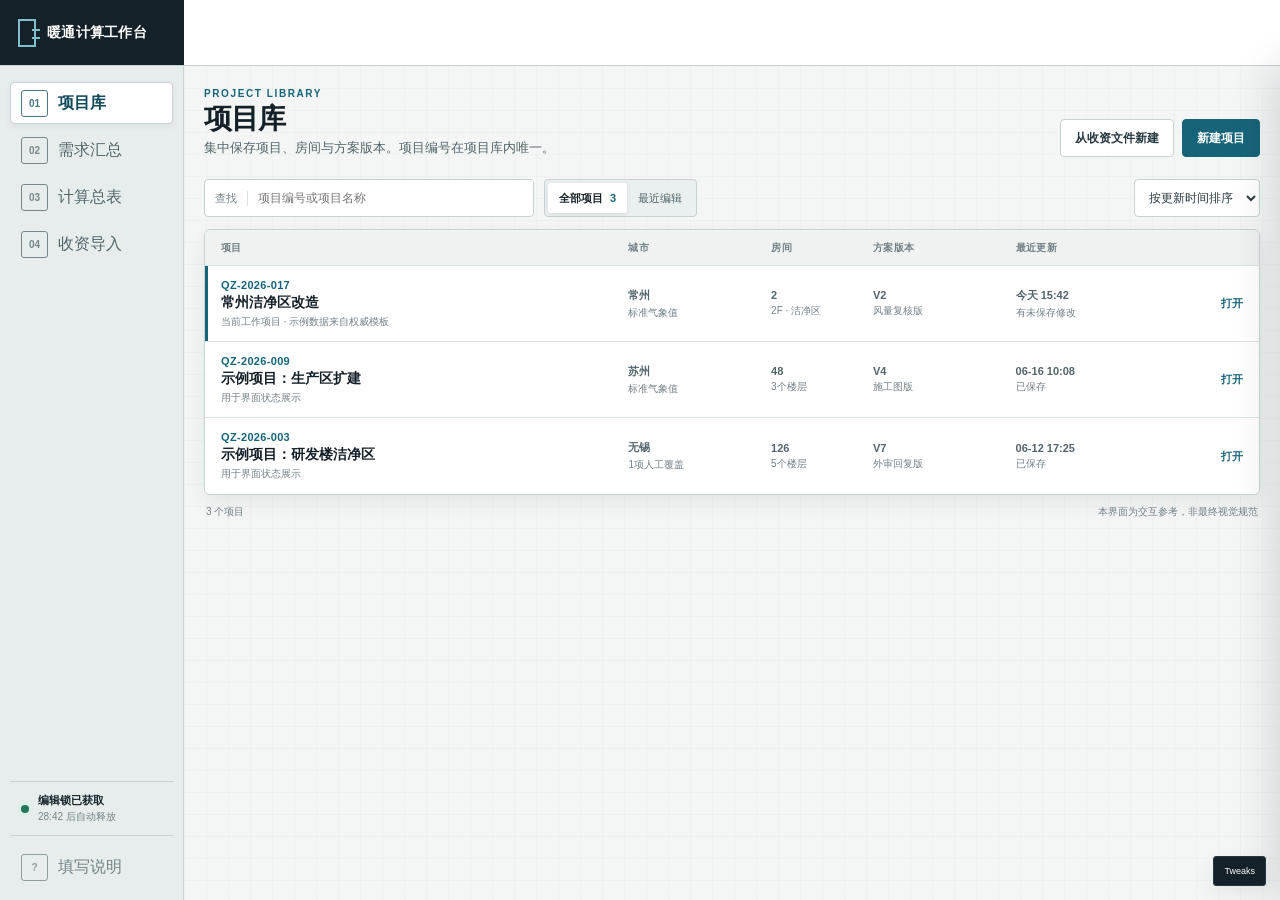
<file: prototype/index.html>
<!DOCTYPE html>
<html lang="zh-CN">
<head>
  <meta charset="UTF-8">
  <meta name="viewport" content="width=device-width, initial-scale=1.0">
  <title>暖通计算工作台 · 交互原型</title>
  <link rel="icon" href="data:,">
  <link rel="stylesheet" href="styles.css">
</head>
<body data-density="standard" data-palette="process-blue">
  <div class="app-shell">
    <header class="topbar">
      <div class="brand-block">
        <span class="brand-mark" aria-hidden="true"></span>
        <div>
          <div class="brand-name">暖通计算工作台</div>
          <div class="brand-caption">洁净区参数与选型依据</div>
        </div>
      </div>
      <div class="project-context" id="projectContext">
        <span class="context-label">当前项目</span>
        <strong>QZ-2026-017 · 常州洁净区改造</strong>
        <span class="version-pill">V2 · 风量复核版</span>
        <span class="rule-pill">规则 v1.0</span>
      </div>
      <div class="top-actions">
        <span class="save-state"><span class="state-dot"></span>有未保存修改</span>
        <button class="button ghost">导出结果</button>
        <button class="button primary">保存方案</button>
      </div>
    </header>

    <aside class="sidebar">
      <nav class="nav-list" aria-label="主导航">
        <button class="nav-item" data-target="projects"><span class="nav-glyph">01</span><span>项目库</span></button>
        <button class="nav-item" data-target="summary"><span class="nav-glyph">02</span><span>需求汇总</span></button>
        <button class="nav-item" data-target="table"><span class="nav-glyph">03</span><span>计算总表</span></button>
        <button class="nav-item" data-target="import"><span class="nav-glyph">04</span><span>收资导入</span></button>
      </nav>
      <div class="sidebar-bottom">
        <div class="lock-card">
          <span class="lock-status"></span>
          <div><strong>编辑锁已获取</strong><small>28:42 后自动释放</small></div>
        </div>
        <button class="nav-item subtle"><span class="nav-glyph">?</span><span>填写说明</span></button>
      </div>
    </aside>

    <main class="workspace">
      <section class="screen" data-screen="projects">
        <div class="page-heading">
          <div>
            <div class="eyebrow">PROJECT LIBRARY</div>
            <h1>项目库</h1>
            <p>集中保存项目、房间与方案版本。项目编号在项目库内唯一。</p>
          </div>
          <div class="heading-actions">
            <button class="button ghost">从收资文件新建</button>
            <button class="button primary">新建项目</button>
          </div>
        </div>

        <div class="filter-bar">
          <label class="search-box"><span class="search-prefix">查找</span><input value="" placeholder="项目编号或项目名称"></label>
          <div class="segmented" aria-label="项目筛选">
            <button class="active">全部项目 <b>3</b></button>
            <button>最近编辑</button>
          </div>
          <select class="select"><option>按更新时间排序</option></select>
        </div>

        <div class="project-table card">
          <div class="project-row project-header">
            <span>项目</span><span>城市</span><span>房间</span><span>方案版本</span><span>最近更新</span><span></span>
          </div>
          <button class="project-row project-entry featured" data-target="summary">
            <span class="project-identity"><b>QZ-2026-017</b><strong>常州洁净区改造</strong><small>当前工作项目 · 示例数据来自权威模板</small></span>
            <span><b>常州</b><small>标准气象值</small></span>
            <span><b>2</b><small>2F · 洁净区</small></span>
            <span><b>V2</b><small>风量复核版</small></span>
            <span><b>今天 15:42</b><small>有未保存修改</small></span>
            <span class="row-action">打开</span>
          </button>
          <button class="project-row project-entry">
            <span class="project-identity"><b>QZ-2026-009</b><strong>示例项目：生产区扩建</strong><small>用于界面状态展示</small></span>
            <span><b>苏州</b><small>标准气象值</small></span>
            <span><b>48</b><small>3个楼层</small></span>
            <span><b>V4</b><small>施工图版</small></span>
            <span><b>06-16 10:08</b><small>已保存</small></span>
            <span class="row-action">打开</span>
          </button>
          <button class="project-row project-entry">
            <span class="project-identity"><b>QZ-2026-003</b><strong>示例项目：研发楼洁净区</strong><small>用于界面状态展示</small></span>
            <span><b>无锡</b><small>1项人工覆盖</small></span>
            <span><b>126</b><small>5个楼层</small></span>
            <span><b>V7</b><small>外审回复版</small></span>
            <span><b>06-12 17:25</b><small>已保存</small></span>
            <span class="row-action">打开</span>
          </button>
        </div>
        <div class="library-footnote"><span>3 个项目</span><span>本界面为交互参考，非最终视觉规范</span></div>
      </section>

      <section class="screen" data-screen="summary">
        <div class="compact-heading">
          <div>
            <div class="breadcrumbs">项目库 / QZ-2026-017 / <b>V2</b></div>
            <h1>需求汇总</h1>
          </div>
          <div class="heading-actions">
            <select class="select"><option>V2 · 风量复核版</option><option>V1 · 初版</option></select>
            <button class="button ghost">项目参数</button>
          </div>
        </div>

        <div class="climate-strip">
          <div><span>项目地点</span><b>江苏 · 常州</b></div>
          <div><span>夏季干球</span><b>34.6 ℃</b></div>
          <div><span>夏季湿球</span><b>28.1 ℃</b></div>
          <div><span>冬季空调温度</span><b>-3.5 ℃</b></div>
          <div><span>室外大气压力</span><b>1026.1 hPa</b></div>
          <button class="text-button">查看全部气象参数</button>
        </div>

        <div class="metric-grid">
          <article class="metric-card"><span>计算房间</span><strong>2<small> 间</small></strong><div class="metric-note">全部位于 2F</div></article>
          <article class="metric-card"><span>洁净区面积</span><strong>576<small> m²</small></strong><div class="metric-note">吊顶高度 3.0 m</div></article>
          <article class="metric-card key"><span>夏季总冷负荷</span><strong>63.36<small> kW</small></strong><div class="metric-note">单位面积 110 W/m²</div></article>
          <article class="metric-card key"><span>设计送风量</span><strong>65,665<small> m³/h</small></strong><div class="metric-note">按冷负荷需求控制</div></article>
          <article class="metric-card"><span>设计新风量</span><strong>2,933<small> m³/h</small></strong><div class="metric-note">新风比 4.47%</div></article>
          <article class="metric-card"><span>FFU / 干盘管</span><strong>36 / 26<small> 台</small></strong><div class="metric-note">按实际布置数量</div></article>
        </div>

        <div class="summary-grid">
          <article class="card summary-card wide">
            <div class="card-head"><div><span class="section-index">A</span><h2>楼层需求</h2></div><button class="text-button">切换区域</button></div>
            <div class="floor-table">
              <div class="floor-row floor-header"><span>楼层</span><span>面积</span><span>冷负荷</span><span>送风量</span><span>新风量</span><span>FFU</span><span>DCC</span></div>
              <div class="floor-row"><span><b>2F</b><small>2间房</small></span><span>576 m²</span><span>63.36 kW</span><span>65,665 m³/h</span><span>2,933 m³/h</span><span>36台</span><span>26台</span></div>
              <div class="floor-row total"><span>项目合计</span><span>576 m²</span><span>63.36 kW</span><span>65,665 m³/h</span><span>2,933 m³/h</span><span>36台</span><span>26台</span></div>
            </div>
          </article>

          <article class="card summary-card">
            <div class="card-head"><div><span class="section-index">B</span><h2>需求构成</h2></div><span class="muted">项目合计</span></div>
            <div class="bar-list">
              <div class="bar-item"><div><span>围护结构</span><b>28.80 kW</b></div><div class="bar-track"><i style="width:45%"></i></div></div>
              <div class="bar-item"><div><span>照明</span><b>11.52 kW</b></div><div class="bar-track"><i style="width:18%"></i></div></div>
              <div class="bar-item"><div><span>工艺设备</span><b>23.04 kW</b></div><div class="bar-track"><i style="width:36%"></i></div></div>
            </div>
          </article>

          <article class="card summary-card">
            <div class="card-head"><div><span class="section-index">C</span><h2>设计条件分布</h2></div><span class="muted">非累加参数</span></div>
            <div class="distribution-list">
              <div><span>设计温度</span><b>23 ± 2 ℃</b><small>2间一致</small></div>
              <div><span>设计湿度</span><b>45 ± 5 %</b><small>2间一致</small></div>
              <div><span>洁净等级</span><b>ISO 5.0</b><small>2间一致</small></div>
              <div><span>房间压差</span><b>20 Pa</b><small>2间一致</small></div>
            </div>
          </article>
        </div>
      </section>

      <section class="screen" data-screen="table">
        <div class="compact-heading table-heading">
          <div><div class="breadcrumbs">项目库 / QZ-2026-017 / V2</div><h1>计算总表</h1></div>
          <div class="heading-actions"><button class="button ghost" id="openDrawer">编辑当前房间</button><button class="button ghost">复制新建房间</button><button class="button primary">新增房间</button></div>
        </div>

        <div class="table-toolbar">
          <label class="search-box slim"><span class="search-prefix">参数</span><input placeholder="搜索参数名称"></label>
          <select class="select"><option>全部楼层</option><option>2F</option></select>
          <select class="select"><option>全部区域</option><option>洁净区</option></select>
          <div class="segmented compact"><button class="active">常用参数</button><button>全部参数</button></div>
          <div class="toolbar-spacer"></div>
          <span class="legend"><i class="legend-input"></i>输入</span><span class="legend"><i class="legend-result"></i>计算结果</span><span class="legend"><i class="legend-warning"></i>人工覆盖</span>
        </div>

        <div class="calc-table-wrap card">
          <table class="calc-table">
            <thead><tr><th class="param-col">参数</th><th class="unit-col">单位</th><th class="room-col selected">2F-01<small>洁净室 1</small><button class="mini-edit" data-open-drawer>编辑</button></th><th class="room-col">2F-02<small>洁净室 2</small><button class="mini-edit" data-open-drawer>编辑</button></th><th class="total-col">项目合计</th><th class="note-col">说明</th></tr></thead>
            <tbody>
              <tr class="group-row"><td colspan="6"><button class="group-toggle">−</button><b>基础参数</b><span>8项</span></td></tr>
              <tr><td class="param-col input-param">面积</td><td>m²</td><td>288.00</td><td>288.00</td><td class="total-cell">576.00</td><td></td></tr>
              <tr><td class="param-col input-param">吊顶高</td><td>m</td><td>3.00</td><td>3.00</td><td>—</td><td></td></tr>
              <tr><td class="param-col input-param">设计温度</td><td>℃</td><td>23 ± 2</td><td>23 ± 2</td><td>—</td><td></td></tr>
              <tr><td class="param-col input-param">设计湿度</td><td>%</td><td>45 ± 5</td><td>45 ± 5</td><td>—</td><td></td></tr>
              <tr><td class="param-col input-param">洁净等级</td><td>CR</td><td>ISO 5.0</td><td>ISO 5.0</td><td>—</td><td></td></tr>
              <tr><td class="param-col result-param">室内空气焓值</td><td>kJ/kg</td><td>43.57</td><td>43.57</td><td>—</td><td>由温度与含湿量计算</td></tr>
              <tr class="group-row"><td colspan="6"><button class="group-toggle">−</button><b>冷热负荷</b><span>14项</span></td></tr>
              <tr><td class="param-col result-param">围护结构冷负荷</td><td>kW</td><td>14.40</td><td>14.40</td><td class="total-cell">28.80</td><td>指标 50 W/m²</td></tr>
              <tr><td class="param-col result-param">照明冷负荷</td><td>kW</td><td>5.76</td><td>5.76</td><td class="total-cell">11.52</td><td></td></tr>
              <tr><td class="param-col result-param">工艺设备冷负荷</td><td>kW</td><td>11.52</td><td>11.52</td><td class="total-cell">23.04</td><td>面积指标法</td></tr>
              <tr class="emphasis-row"><td class="param-col result-param">夏季室内总冷负荷</td><td>kW</td><td>31.68</td><td>31.68</td><td class="total-cell">63.36</td><td></td></tr>
              <tr><td class="param-col result-param">单位面积冷负荷</td><td>W/m²</td><td>110.00</td><td>110.00</td><td>—</td><td></td></tr>
              <tr class="group-row"><td colspan="6"><button class="group-toggle">−</button><b>风量计算</b><span>15项</span></td></tr>
              <tr><td class="param-col result-param">室内正压风量</td><td>m³/h</td><td>1,466</td><td>1,466</td><td class="total-cell">2,933</td><td>经验公式与换气次数取大值</td></tr>
              <tr><td class="param-col result-param">冷负荷所需 DCC 进风量</td><td>m³/h</td><td>31,366</td><td>31,366</td><td class="total-cell">62,733</td><td>送风温差 3℃</td></tr>
              <tr class="emphasis-row"><td class="param-col result-param">设计送风风量</td><td>m³/h</td><td>32,833</td><td>32,833</td><td class="total-cell">65,665</td><td>洁净与冷负荷风量取大值</td></tr>
              <tr><td class="param-col result-param">新风比</td><td>%</td><td>4.47</td><td>4.47</td><td>—</td><td></td></tr>
              <tr class="group-row collapsed"><td colspan="6"><button class="group-toggle">＋</button><b>FFU 计算</b><span>17项 · 点击展开</span></td></tr>
              <tr class="group-row collapsed"><td colspan="6"><button class="group-toggle">＋</button><b>干盘管计算</b><span>12项 · 点击展开</span></td></tr>
              <tr class="group-row collapsed"><td colspan="6"><button class="group-toggle">＋</button><b>回风夹道与百叶</b><span>21项 · 点击展开</span></td></tr>
            </tbody>
          </table>
        </div>
        <div class="table-status"><span>当前显示 2 / 2 个房间</span><span>常用参数 37 / 全部参数 124</span><span>最后计算：刚刚</span></div>
      </section>

      <section class="screen" data-screen="import">
        <div class="compact-heading">
          <div><div class="breadcrumbs">项目库 / QZ-2026-017 / V2</div><h1>收资导入预览</h1></div>
          <div class="heading-actions"><button class="button ghost">重新选择文件</button><button class="button primary">确认整批导入</button></div>
        </div>

        <div class="import-file card">
          <div class="file-badge">XLSX</div>
          <div><strong>QZ-2026-017_房间收资_2026-06-18.xlsx</strong><small>房间参数 · 2个房间列 · 项目信息不会被覆盖</small></div>
          <span class="validation-ok">结构校验通过</span>
        </div>

        <div class="import-stat-grid">
          <div class="import-stat"><span>新增房间</span><b>0</b><small>没有新的房间编号</small></div>
          <div class="import-stat update"><span>全量覆盖</span><b>2</b><small>空白值也会清空原值</small></div>
          <div class="import-stat"><span>冲突</span><b>0</b><small>房间编号均唯一</small></div>
          <div class="import-stat"><span>错误</span><b>0</b><small>可执行整批导入</small></div>
        </div>

        <div class="card import-detail">
          <div class="card-head"><div><span class="section-index">A</span><h2>覆盖明细</h2></div><span class="muted">导入后重新计算当前工作副本</span></div>
          <div class="preview-table">
            <div class="preview-row preview-header"><span>房间编号</span><span>名称</span><span>楼层 / 区域</span><span>变化字段</span><span>操作</span><span>状态</span></div>
            <div class="preview-row"><span><b>2F-01</b></span><span>洁净室 1</span><span>2F / 洁净区</span><span><b>6项</b><small>面积、压差、设备负荷…</small></span><span>全量覆盖</span><span class="status-tag update">待确认</span></div>
            <div class="preview-row"><span><b>2F-02</b></span><span>洁净室 2</span><span>2F / 洁净区</span><span><b>4项</b><small>湿度、人员、排风量…</small></span><span>全量覆盖</span><span class="status-tag update">待确认</span></div>
          </div>
        </div>

        <div class="import-notice">
          <strong>全量覆盖提醒</strong>
          <p>同编号房间的全部可编辑参数将以本次文件为准，文件中的空白单元格也会清空系统原值。项目名称、城市和室外设计条件不会被覆盖。</p>
        </div>
      </section>
    </main>
  </div>

  <div class="drawer-scrim" id="drawerScrim"></div>
  <aside class="room-drawer" id="roomDrawer" aria-label="房间参数编辑">
    <div class="drawer-head"><div><span>编辑房间</span><h2>2F-01 · 洁净室 1</h2></div><button class="icon-button" id="closeDrawer" aria-label="关闭">×</button></div>
    <div class="drawer-meta"><span>2F</span><span>洁净区</span><span>ISO 5.0</span><span class="changed">3项待应用</span></div>
    <div class="drawer-body">
      <section class="form-section open">
        <button class="form-section-title"><span><b>01</b>基本信息</span><i>−</i></button>
        <div class="form-grid">
          <label><span>房间编号 <em>必填</em></span><input value="2F-01"></label>
          <label><span>房间名称 <em>必填</em></span><input value="洁净室 1"></label>
          <label><span>楼层</span><select><option>2F</option></select></label>
          <label><span>区域</span><select><option>洁净区</option></select></label>
          <label><span>面积 <small>m²</small></span><input value="288.00"></label>
          <label><span>吊顶高 <small>m</small></span><input value="3.00"></label>
        </div>
      </section>
      <section class="form-section open">
        <button class="form-section-title"><span><b>02</b>室内条件</span><i>−</i></button>
        <div class="form-grid">
          <label><span>设计温度 <small>℃</small></span><div class="paired-input"><input value="23"><i>±</i><input value="2"></div></label>
          <label><span>设计湿度 <small>%</small></span><div class="paired-input"><input value="45"><i>±</i><input value="5"></div></label>
          <label><span>洁净等级</span><select><option>ISO 5.0</option></select></label>
          <label><span>控制粒径 <small>μm</small></span><input value="0.5"></label>
          <label><span>房间压差 <small>Pa</small></span><input class="modified" value="20"></label>
        </div>
      </section>
      <section class="form-section"><button class="form-section-title"><span><b>03</b>洁净与排风</span><i>＋</i></button></section>
      <section class="form-section"><button class="form-section-title"><span><b>04</b>负荷参数</span><i>＋</i></button></section>
      <section class="form-section"><button class="form-section-title"><span><b>05</b>设备与构造</span><i>＋</i></button></section>
    </div>
    <div class="drawer-foot"><button class="button ghost" id="drawerCancel">取消</button><div class="drawer-foot-spacer"></div><button class="button ghost">复制新建</button><button class="button primary">应用并重算</button></div>
  </aside>

  <button class="tweaks-toggle" id="tweaksToggle">Tweaks</button>
  <aside class="tweaks-panel" id="tweaksPanel">
    <div class="tweaks-head"><b>Tweaks</b><button id="tweaksClose">×</button></div>
    <label>数据密度<select id="densitySelect"><option value="comfortable">舒展</option><option value="standard" selected>标准</option><option value="compact">紧凑</option></select></label>
    <label>视觉主题<select id="paletteSelect"><option value="process-blue">工艺蓝</option><option value="neutral-ink">中性墨</option><option value="high-contrast">高对比</option></select></label>
  </aside>

  <script src="app.js"></script>
</body>
</html>
</file>
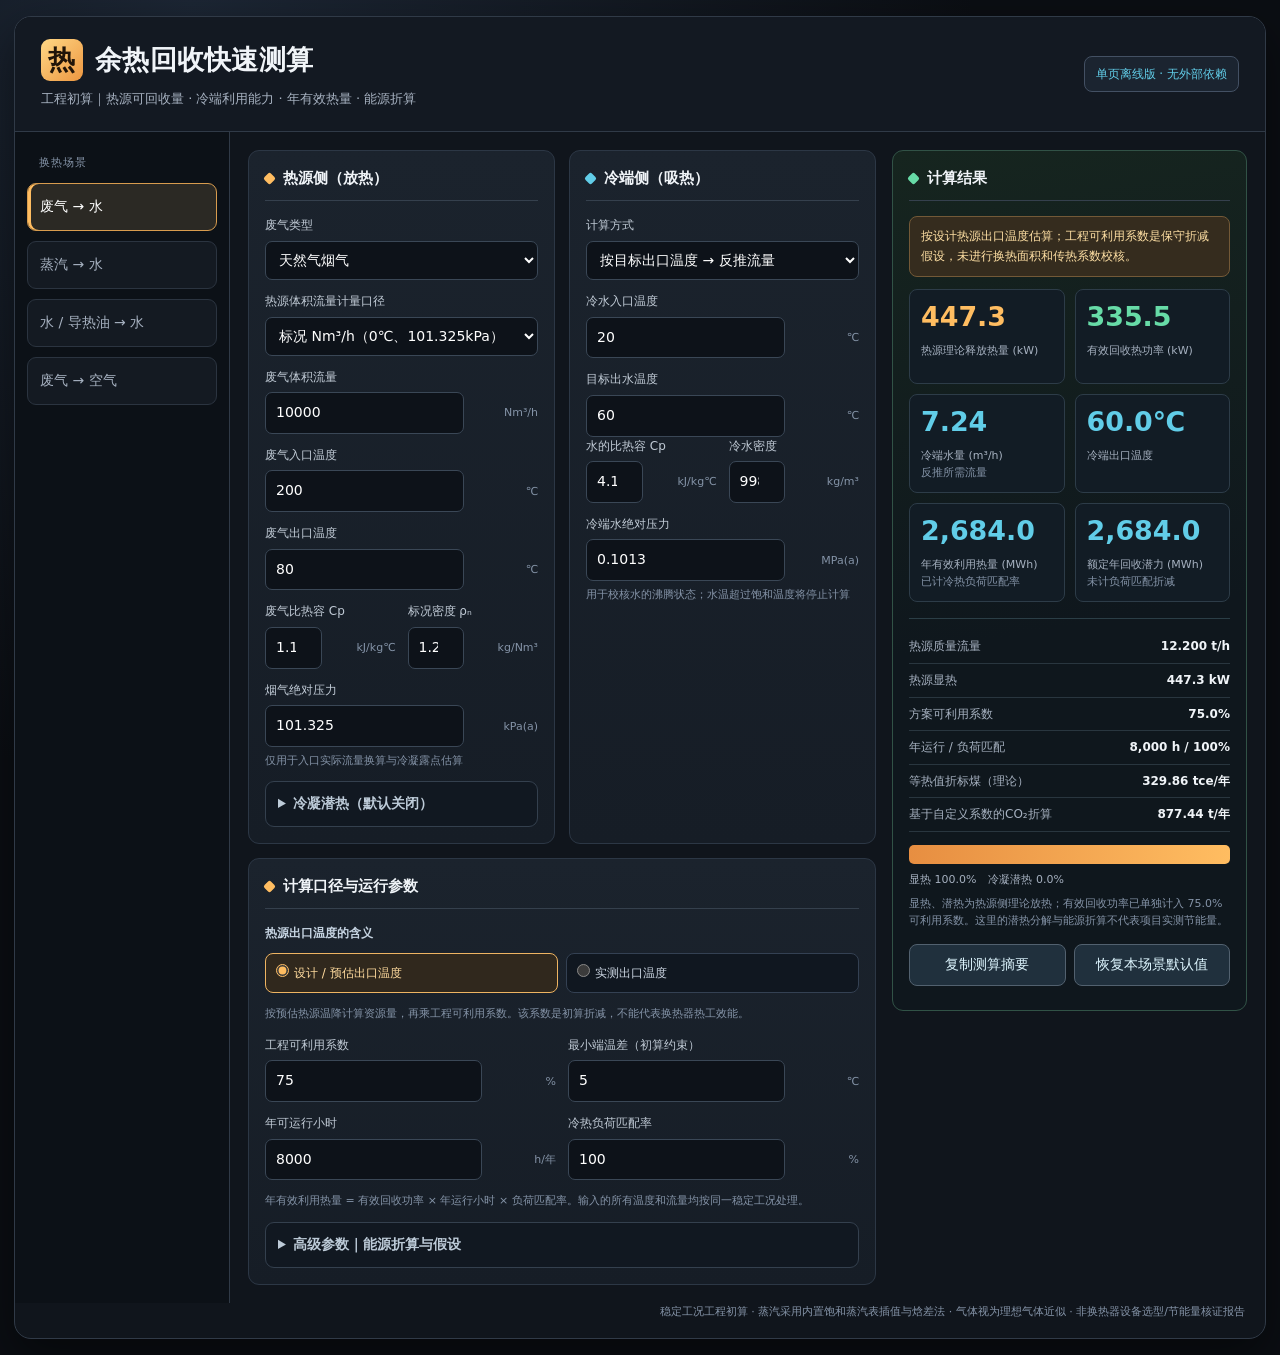
<file: tools/heat-recovery/index.html>
<!DOCTYPE html>
<html lang="zh-CN">
<head>
<meta charset="utf-8">
<meta name="viewport" content="width=device-width, initial-scale=1">
<title>余热回收快速测算 · 离线单页版</title>
<style>
:root{color-scheme:dark;--bg:#0b0e13;--panel:#121820;--card:#1a212b;--field:#0d1219;--line:#303a47;--text:#f0f4f8;--sub:#a6b1c0;--muted:#8493a7;--amber:#ffbd61;--cyan:#61cde8;--green:#67dba7;--red:#ff8a8a;--shadow:0 18px 48px #0007}
*[hidden]{display:none!important}*{box-sizing:border-box}body{margin:0;background:radial-gradient(circle at 15% 0%,#1c2634 0%,#0b0e13 45%);font-family:system-ui,-apple-system,"Microsoft YaHei","PingFang SC",sans-serif;color:var(--text);font-size:14px;line-height:1.55}button,input,select{font:inherit}button{cursor:pointer}main{width:min(1420px,calc(100% - 28px));margin:16px auto;min-height:calc(100vh - 32px);background:#10151c;border:1px solid var(--line);border-radius:17px;box-shadow:var(--shadow);overflow:hidden}.header{padding:22px 26px;border-bottom:1px solid var(--line);display:flex;justify-content:space-between;gap:20px;align-items:center;background:#131922}h1{font-size:clamp(24px,2.1vw,32px);line-height:1.2;margin:0 0 8px;letter-spacing:.01em}.logo{display:inline-grid;place-items:center;width:42px;height:42px;border-radius:9px;background:linear-gradient(135deg,#ffd785,#ed9741);color:#211409;margin-right:12px}.subtitle{margin:0;color:var(--sub);font-size:13px}.pill{border:1px solid #435063;background:#1b2430;padding:8px 11px;border-radius:8px;color:var(--cyan);font-size:12px;white-space:nowrap}.layout{display:grid;grid-template-columns:215px minmax(0,1fr)}nav{padding:18px 12px;background:#0c1117;border-right:1px solid var(--line)}nav .hint{font-size:11px;letter-spacing:.1em;color:var(--muted);margin:4px 12px 12px}nav button{width:100%;border:1px solid #2b3440;background:#141a22;color:var(--sub);border-radius:9px;margin-bottom:10px;padding:12px;text-align:left;min-height:48px}nav button:hover{border-color:var(--cyan)}nav button.active{background:#2b2924;border-color:#d89c4e;color:#fff;box-shadow:inset 3px 0 var(--amber)}.workspace{display:grid;grid-template-columns:minmax(0,1fr) 355px;gap:16px;padding:18px;align-items:start}.inputs{min-width:0}.twocol{display:grid;grid-template-columns:1fr 1fr;gap:14px}.card,.results{border:1px solid #2c3745;border-radius:11px;background:linear-gradient(180deg,#1b232d,#161d26);padding:16px;min-width:0}.card h2,.results h2{margin:0 0 15px;padding-bottom:10px;border-bottom:1px solid #35404d;font-size:15px;display:flex;align-items:center;gap:9px}.dot{width:9px;height:9px;border-radius:2px;transform:rotate(45deg);background:var(--amber)}.dot.cold{background:var(--cyan)}.dot.ok{background:var(--green)}.card.settings{margin-top:14px}.field{margin:0 0 12px}.field:last-child{margin-bottom:0}.field label{display:block;color:#c1cbd6;font-size:12px;margin-bottom:6px}.field small,.note{display:block;color:var(--muted);font-size:11px;line-height:1.55;margin-top:5px}.inputrow{display:flex;gap:8px;align-items:center}.inputrow input,.inputrow select,.field>select{min-width:0;width:100%;border:1px solid #3a4756;background:var(--field);color:#fff;border-radius:7px;padding:9px 10px;outline:none;min-height:39px}.inputrow input:focus,.inputrow select:focus,.field select:focus{border-color:var(--cyan);box-shadow:0 0 0 2px #61cde833}.inputrow input:disabled{color:#a9b6c4;background:#202a35;border-style:dashed}.inputrow .unit{flex:0 0 66px;text-align:right;color:var(--muted);font-size:11px;white-space:nowrap}.field select{width:100%;background:var(--field);color:#fff;border:1px solid #3a4756;border-radius:7px;padding:9px}.radio-row{display:flex;gap:8px;flex-wrap:wrap;margin:8px 0 12px}.radio-row label{font-size:12px;flex:1;min-width:110px;background:#101720;border:1px solid #344153;border-radius:8px;padding:10px;color:#cbd5e1;cursor:pointer}.radio-row label:has(input:checked){border-color:#eeb462;background:#30281d;color:#ffdb9e}.radio-row input{accent-color:var(--amber);margin:0 5px 0 0}.description{font-size:11px;color:var(--muted);line-height:1.6}.subsection{margin-top:11px;padding:11px;background:#111821;border:1px solid #313d4a;border-radius:8px}.subsection-title{font-weight:700;color:#c6d4e2;font-size:12px;margin-bottom:10px}.mini-grid{display:grid;grid-template-columns:repeat(2,minmax(0,1fr));gap:0 12px}.fold{border:1px solid #34404e;background:#111821;border-radius:9px;margin-top:12px}.fold summary{cursor:pointer;padding:11px 12px;font-weight:600;color:#bdcbd8}.fold .fold-body{padding:0 12px 12px}.results{background:linear-gradient(170deg,#16251f,#0f171d 55%);border-color:#315246;position:sticky;top:15px}.result-grid{display:grid;grid-template-columns:1fr 1fr;gap:10px}.metric{padding:11px;border:1px solid #2d3c48;background:#121c25;border-radius:8px;min-height:95px}.metric .n{font-weight:800;color:var(--cyan);font-size:clamp(22px,2.1vw,28px);line-height:1.2;overflow-wrap:anywhere;font-variant-numeric:tabular-nums}.metric .n.green{color:var(--green)}.metric .n.amber{color:var(--amber)}.metric .tag{color:var(--sub);font-size:11px;margin-top:9px}.metric .detail{color:var(--muted);font-size:11px}.detail-list{border-top:1px solid #2b3e46;margin-top:16px;padding-top:11px}.detail-row{display:flex;gap:13px;justify-content:space-between;align-items:baseline;padding:7px 0;border-bottom:1px solid #29363f}.detail-row span{font-size:12px;color:var(--sub)}.detail-row strong{font-size:12px;text-align:right;font-variant-numeric:tabular-nums}.messages{display:grid;gap:9px;margin-bottom:12px}.message{border-radius:8px;padding:10px 11px;line-height:1.6;font-size:12px}.message.error{background:#3f2024;border:1px solid #83454a;color:#ffd4d4}.message.warn{background:#352c1e;border:1px solid #735937;color:#ffe0a4}.message.info{background:#1b2b36;border:1px solid #34546a;color:#bce6f7}.actions{display:flex;gap:8px;flex-wrap:wrap;margin-top:15px}.actions button{border:1px solid #52616f;border-radius:8px;background:#20303d;color:#def6ff;padding:9px 13px;flex:1}.actions button:hover{background:#2c4351}.actions button:disabled{opacity:.4;cursor:not-allowed}.foot{padding:0 20px 18px;color:var(--muted);font-size:11px;text-align:right}.heatbar{display:flex;height:19px;overflow:hidden;border-radius:5px;margin-top:13px;background:#25303b}.heatbar .part1{background:linear-gradient(90deg,#e78e41,#ffbd61)}.heatbar .part2{background:linear-gradient(90deg,#5dbfe4,#69e1c2)}.heatbar .part3{background:repeating-linear-gradient(45deg,#2f3c47,#2f3c47 5px,#202b34 5px,#202b34 10px)}.legend{display:flex;gap:12px;flex-wrap:wrap;font-size:11px;color:var(--sub);margin:7px 0}.legend b{font-weight:500}.empty{color:var(--sub);font-size:12px;padding:16px;border:1px dashed #415265;border-radius:8px}.copy-ok{color:var(--green);font-size:11px;margin-top:8px}.sr-only{position:absolute;width:1px;height:1px;overflow:hidden;clip:rect(0,0,0,0)}@media(max-width:1180px){.workspace{grid-template-columns:1fr}.results{position:static}}@media(max-width:780px){main{width:100%;margin:0;border:0;border-radius:0}.header{padding:18px 14px;align-items:flex-start}.pill{display:none}.layout{grid-template-columns:1fr}nav{display:flex;gap:8px;overflow-x:auto;scrollbar-width:none;border-right:0;border-bottom:1px solid var(--line);padding:10px}nav .hint{display:none}nav button{flex:0 0 auto;width:auto;margin:0;padding:9px 11px;white-space:nowrap;min-height:43px}.workspace{padding:12px;display:flex;flex-direction:column}.inputs,.results{width:100%}.twocol{grid-template-columns:1fr}.card,.results{padding:14px}.foot{text-align:left}.mobile-sticky{display:flex!important}}@media(max-width:420px){.mini-grid{grid-template-columns:1fr}.result-grid{grid-template-columns:1fr 1fr}.metric .n{font-size:21px}}.mobile-sticky{display:none;position:sticky;top:0;z-index:10;background:#172823;border-bottom:1px solid #3a705c;padding:8px 14px;justify-content:space-between;gap:10px;color:var(--green);font-weight:700;font-size:12px}
</style>
</head>
<body>
<main>
<header class="header"><div><h1><span class="logo">热</span>余热回收快速测算</h1><p class="subtitle">工程初算｜热源可回收量 · 冷端利用能力 · 年有效热量 · 能源折算</p></div><span class="pill">单页离线版 · 无外部依赖</span></header>
<div class="mobile-sticky" id="mobileSummary"><span>有效回收热功率</span><span id="mobileKw">—</span></div>
<div class="layout">
<nav id="modeNav" aria-label="换热场景"><div class="hint">换热场景</div><button class="active" data-mode="gas-water">废气 → 水</button><button data-mode="steam-water">蒸汽 → 水</button><button data-mode="water-water">水 / 导热油 → 水</button><button data-mode="gas-air">废气 → 空气</button></nav>
<div class="workspace">
<section class="inputs" aria-label="计算参数">
<div class="twocol"><div class="card"><h2><span class="dot"></span>热源侧（放热）</h2><div id="hotFields"></div></div><div class="card"><h2><span class="dot cold"></span>冷端侧（吸热）</h2><div id="coldFields"></div></div></div>
<div class="card settings"><h2><span class="dot"></span>计算口径与运行参数</h2>
<div class="subsection-title">热源出口温度的含义</div>
<div class="radio-row"><label><input name="basis" type="radio" value="design" checked>设计 / 预估出口温度</label><label><input name="basis" type="radio" value="measured">实测出口温度</label></div>
<div class="description" id="basisDesc">按预估热源温降计算资源量，再乘工程可利用系数。该系数是初算折减，不能代表换热器热工效能。</div>
<div class="mini-grid" style="margin-top:13px">
<div class="field"><label id="factorLabel" for="efficiency">工程可利用系数</label><div class="inputrow"><input id="efficiency" type="number" value="75" min="1" max="100" step="1"><span class="unit">%</span></div></div>
<div class="field"><label for="approach">最小端温差（初算约束）</label><div class="inputrow"><input id="approach" type="number" value="5" min="0" max="100" step="1"><span class="unit">℃</span></div></div>
<div class="field"><label for="runHours">年可运行小时</label><div class="inputrow"><input id="runHours" type="number" value="8000" min="0" max="8760" step="100"><span class="unit">h/年</span></div></div>
<div class="field"><label for="loadMatch">冷热负荷匹配率</label><div class="inputrow"><input id="loadMatch" type="number" value="100" min="0" max="100" step="5"><span class="unit">%</span></div></div>
</div>
<div class="description">年有效利用热量 = 有效回收功率 × 年运行小时 × 负荷匹配率。输入的所有温度和流量均按同一稳定工况处理。</div>
<details class="fold"><summary>高级参数｜能源折算与假设</summary><div class="fold-body">
<div class="mini-grid">
<div class="field"><label for="coalFactor">热量折标煤系数</label><div class="inputrow"><input id="coalFactor" type="number" value="0.1229" min="0" max="10" step="0.0001"><span class="unit">tce/MWh</span></div></div>
<div class="field"><label for="co2Factor">标煤折CO₂假设系数</label><div class="inputrow"><input id="co2Factor" type="number" value="2.66" min="0" max="20" step="0.01"><span class="unit">tCO₂/tce</span></div></div>
<div class="field"><label for="replacement">热量替代方式</label><select id="replacement"><option value="none">仅热量 / 标煤折算</option><option value="gas">替代天然气供热</option><option value="electric">替代电加热</option></select></div>
<div class="field" id="boilerEffWrap" hidden><label for="boilerEff">被替代供热设备效率</label><div class="inputrow"><input id="boilerEff" type="number" value="90" min="1" max="100" step="1"><span class="unit">%</span></div></div>
<div class="field" id="gasHeatWrap" hidden><label for="gasHeat">天然气低位热值</label><div class="inputrow"><input id="gasHeat" type="number" value="9.5" min="1" max="20" step="0.1"><span class="unit">kWh/Nm³</span></div></div>
</div><div class="description">CO₂仅按自定义标煤系数做理论折算；项目减排量应按被替代能源、当地排放因子和核算边界另算，不将该数值作为核证减排量。</div>
</div></details>
</div>
</section>
<section class="results" aria-label="计算结果"><h2><span class="dot ok"></span>计算结果</h2><div class="messages" id="messages" aria-live="polite"></div><div id="resultContent"><div class="empty">请填写参数。</div></div><div class="actions"><button id="copyBtn" type="button">复制测算摘要</button><button id="resetBtn" type="button">恢复本场景默认值</button></div><div id="copyNotice" class="copy-ok" aria-live="polite"></div></section>
</div></div><div class="foot">稳定工况工程初算 · 蒸汽采用内置饱和蒸汽表插值与焓差法 · 气体视为理想气体近似 · 非换热器设备选型/节能量核证报告</div>
</main>
<script>
'use strict';
// 单文件、无网络依赖的工程初算引擎。蒸汽数据为 IF97 饱和蒸汽表近似采样值，线性插值。
const FLUIDS={gas_ng:{name:'天然气烟气',cp:1.10,rho:1.22},gas_diesel:{name:'柴油烟气',cp:1.05,rho:1.28},gas_coal:{name:'燃煤烟气',cp:1.08,rho:1.32},gas_custom:{name:'自定义废气',cp:1.05,rho:1.20},water:{name:'水',cp:4.18,rho:998},oil:{name:'导热油',cp:2.20,rho:820},air:{name:'空气',cp:1.005,rho:1.293}};
// pressure MPa absolute, T °C, hf / hg kJ/kg; valid only for 0.1...2.0 MPa.
// Reference: IAPWS-IF97 saturated steam table (sample/interpolated): https://tools.petrov.re/steam_tables.html?lang=en
// This table and constant superheat cp approximate IF97; for detailed engineering use an IF97 solver.
const STEAM_TABLE=[
[0.10,99.61,417.5,2674.9],[0.15,111.37,467.1,2693.5],[0.20,120.21,504.7,2706.3],
[0.30,133.53,561.4,2725.3],[0.40,143.61,604.7,2738.5],[0.50,151.83,640.1,2748.7],
[0.60,158.83,670.4,2756.2],[0.70,164.95,697.1,2763.5],[0.80,170.41,720.9,2768.3],
[1.00,179.88,762.5,2777.1],[1.20,187.96,798.5,2783.7],[1.50,198.29,844.7,2791.0],[2.00,212.38,908.5,2797.2]];
const MODES={
'gas-water':{kind:'gas',cold:'water',tempIn:200,tempOut:80,flow:10000},
'steam-water':{kind:'steam',cold:'water',tempIn:220,tempOut:80,flow:1000},
'water-water':{kind:'liquid',cold:'water',tempIn:80,tempOut:40,flow:10},
'gas-air':{kind:'gas',cold:'air',tempIn:300,tempOut:100,flow:10000}
};
let currentMode='gas-water';let snapshots={};let lastResult=null;
const $=id=>document.getElementById(id);
const round=(x,n=1)=>Number(x).toLocaleString('zh-CN',{minimumFractionDigits:n,maximumFractionDigits:n});
function opts(keys){return keys.map(k=>`<option value="${k}">${FLUIDS[k].name}</option>`).join('');}
function field(id,label,value,unit,attrs='',desc=''){return `<div class="field"><label for="${id}">${label}</label><div class="inputrow"><input type="number" id="${id}" value="${value}" ${attrs}><span class="unit" id="${id}Unit">${unit}</span></div>${desc?`<small>${desc}</small>`:''}</div>`;}
function selectField(id,label,choices){return `<div class="field"><label for="${id}">${label}</label><select id="${id}">${choices}</select></div>`;}
function liquidEnthalpy(t){return 4.18*t+0.0002*t*t;}
function interpSteam(p){if(!Number.isFinite(p)||p<.1||p>2)return null;for(let i=1;i<STEAM_TABLE.length;i++){const a=STEAM_TABLE[i-1],b=STEAM_TABLE[i];if(p<=b[0]+1e-9){const f=(p-a[0])/(b[0]-a[0]);return{ts:a[1]+f*(b[1]-a[1]),hf:a[2]+f*(b[2]-a[2]),hg:a[3]+f*(b[3]-a[3])};}}return null;}
function saturationPressureKpa(t){ // Magnus equation for ~0...100°C; beyond use steam table inverse
if(t<=100)return .61094*Math.exp(17.625*t/(t+243.04));
for(let i=1;i<STEAM_TABLE.length;i++){const a=STEAM_TABLE[i-1],b=STEAM_TABLE[i];if(t<=b[1])return 1000*(a[0]+(t-a[1])/(b[1]-a[1])*(b[0]-a[0]));}
return Infinity;
}
function dewPointFromPartialKpa(p){if(p<=0)return null;const l=Math.log(p/.61094);return 243.04*l/(17.625-l);}
function isHotGas(){return MODES[currentMode].kind==='gas';}
function buildForm(){
const mode=MODES[currentMode],kind=mode.kind,coldAir=mode.cold==='air';
let h='';
if(kind==='gas'){
h+=selectField('hotFluid','废气类型',opts(['gas_ng','gas_diesel','gas_coal','gas_custom']));
h+=selectField('hotFlowBasis','热源体积流量计量口径','<option value="normal">标况 Nm³/h（0℃、101.325kPa）</option><option value="actual">入口工况 m³/h</option>');
h+=field('hotFlow','废气体积流量',mode.flow,'Nm³/h','min="0" step="100"');
h+=field('hotTin','废气入口温度',mode.tempIn,'℃','min="-20" max="1500" step="1"');
h+=field('hotTout','废气出口温度',mode.tempOut,'℃','min="-20" max="1500" step="1"');
h+=`<div class="mini-grid">${field('hotCp','废气比热容 Cp',1.1,'kJ/kg℃','min="0.01" step="0.01"')}${field('hotRho','标况密度 ρₙ',1.22,'kg/Nm³','min="0.01" step="0.01"')}</div>`;
h+=field('hotPressure','烟气绝对压力',101.325,'kPa(a)','min="5" max="3000" step="1"','仅用于入口实际流量换算与冷凝露点估算');
h+=`<details class="fold" id="gasCondFold"><summary>冷凝潜热（默认关闭）</summary><div class="fold-body"><label class="description"><input type="checkbox" id="calcLatent"> 计入废气水蒸气冷凝潜热</label><div id="latentInputs" hidden><div class="mini-grid">${field('moisturePct','废气入口水蒸气体积分数',15,'%vol','min="0" max="99.9" step="0.5"')}${field('condensationRatio','期望最大冷凝比例',80,'%','min="0" max="100" step="1"')}${field('vaporDensity','标况水蒸气密度',0.804,'kg/Nm³','min="0.01" step="0.001"')}${field('flueGasLatent','冷凝潜热近似值',2400,'kJ/kg','min="100" max="3000" step="10"')}</div><div class="description">实际冷凝比例自动限制在水蒸气相平衡所允许的范围内。对燃煤/含硫烟气需另校核酸露点与防腐。</div></div></div></details>`;
}else if(kind==='steam'){
h+=selectField('steamType','蒸汽状态','<option value="sat">饱和蒸汽</option><option value="super">过热蒸汽</option>');
h+=field('hotFlow','蒸汽质量流量',mode.flow,'kg/h','min="0" step="100"');
h+=field('steamPressure','蒸汽绝对压力',0.62,'MPa(a)','min="0.1" max="2" step="0.01"','约9kgf/cm²表压≈0.98MPa绝压；此工具支持0.1–2.0MPa绝压');
h+=field('steamTsat','对应饱和温度','', '℃','disabled');
h+=`<div id="steamSuperWrap" hidden>${field('hotTin','过热蒸汽入口温度',mode.tempIn,'℃','min="0" max="700" step="1"')}</div>`;
h+=`<div id="steamQualityWrap">${field('steamQuality','饱和蒸汽干度',100,'%','min="0" max="100" step="1"','100%=干饱和蒸汽；低于100%含液滴')}</div>`;
h+=field('hotTout','冷凝水出口温度',mode.tempOut,'℃','min="0" max="350" step="1"','本模式按出口全部为凝结水计算。不能处理部分冷凝或汽水混合出口');
}else{
h+=selectField('hotFluid','热源介质',opts(['water','oil']));
h+=field('hotFlow','热源体积流量',mode.flow,'m³/h','min="0" step="0.5"');
h+=field('hotTin','热源入口温度',mode.tempIn,'℃','min="0" max="500" step="1"');
h+=field('hotTout','热源出口温度',mode.tempOut,'℃','min="0" max="500" step="1"');
h+=`<div class="mini-grid">${field('hotCp','介质比热容 Cp',4.18,'kJ/kg℃','min="0.01" step="0.01"')}${field('hotRho','介质密度',998,'kg/m³','min="0.01" step="0.1"')}</div>`;
h+=field('hotPressure','热源绝对压力（仅水）',0.1013,'MPa(a)','min="0.1" max="2" step="0.01"','热源为水时用于校核液态状态');
}
$('hotFields').innerHTML=h;
let c=selectField('coldMethod','计算方式','<option value="flow">按目标出口温度 → 反推流量</option><option value="temp">按固定流量 → 反推出口温度</option>');
c+=field('coldTin',coldAir?'空气入口温度':'冷水入口温度',20,'℃','min="-20" max="350" step="1"');
c+=`<div id="coldTargetWrap">${field('coldTout',coldAir?'目标出口空气温度':'目标出水温度',coldAir?120:60,'℃','min="-20" max="350" step="1"')}</div>`;
c+=`<div id="coldFlowWrap" hidden>${field('coldFlow',coldAir?'入口空气实际体积流量':'固定冷端水量',coldAir?5000:10,'m³/h','min="0" step="0.1"')}</div>`;
c+=`<div class="mini-grid">${field('coldCp',coldAir?'空气比热容 Cp':'水的比热容 Cp',coldAir?1.005:4.18,'kJ/kg℃','min="0.01" step="0.01"')}${field('coldRho',coldAir?'空气标况密度':'冷水密度',coldAir?1.293:998,coldAir?'kg/Nm³':'kg/m³','min="0.01" step="0.1"')}</div>`;
if(!coldAir)c+=field('coldPressure','冷端水绝对压力',0.1013,'MPa(a)','min="0.1" max="2" step="0.01"','用于校核水的沸腾状态；水温超过饱和温度将停止计算');
else c+='<div class="description">空气体积流量按冷端入口实际状态计，按理想气体近似折算密度，假设绝压101.325kPa。</div>';
$('coldFields').innerHTML=c;
$('hotFields').querySelectorAll('input,select').forEach(x=>x.addEventListener('input',onInput));
$('coldFields').querySelectorAll('input,select').forEach(x=>x.addEventListener('input',onInput));
if(kind==='gas')$('hotFluid').value='gas_ng';
syncFields();calc();
}
function syncFields(){
const kind=MODES[currentMode].kind;
if($('coldTargetWrap'))$('coldTargetWrap').hidden=$('coldMethod').value!=='flow';
if($('coldFlowWrap'))$('coldFlowWrap').hidden=$('coldMethod').value!=='temp';
if(kind==='steam'){
const st=interpSteam(num('steamPressure'));
$('steamTsat').value=st?st.ts.toFixed(2):'';
$('steamSuperWrap').hidden=$('steamType').value!=='super';
$('steamQualityWrap').hidden=$('steamType').value!=='sat';
}
if(kind==='gas'){
$('hotFlowUnit').textContent=$('hotFlowBasis').value==='normal'?'Nm³/h':'m³/h';
$('latentInputs').hidden=!$('calcLatent').checked;
}
}
function onInput(e){
if(e.target.id==='hotFluid'){
const f=FLUIDS[$('hotFluid').value];if(f){$('hotCp').value=f.cp;$('hotRho').value=f.rho;}
}
if(e.target.id==='replacement'){
$('boilerEffWrap').hidden=$('replacement').value==='none';
$('gasHeatWrap').hidden=$('replacement').value!=='gas';
}
syncFields();calc();
}
function num(id){const e=$(id);return e&&e.value.trim()!==''?Number(e.value):NaN;}
function required(v,name,errors,lo,hi=Infinity){if(!Number.isFinite(v)||v<lo||v>hi)errors.push(`${name}须在 ${lo}～${Number.isFinite(hi)?hi:'合理上限'} 范围内`);}
function compute(){
const mode=MODES[currentMode],kind=mode.kind,coldAir=mode.cold==='air';
const errors=[],warnings=[];
const hFlow=num('hotFlow'),hTout=num('hotTout'),cTin=num('coldTin'),cCp=num('coldCp'),cRho=num('coldRho');
const hours=num('runHours'),match=num('loadMatch'),coefficient=num('efficiency'),approach=num('approach');
const cMethod=$('coldMethod').value,cTarget=cMethod==='flow'?num('coldTout'):NaN,cFlow=cMethod==='temp'?num('coldFlow'):NaN;
required(hFlow,'热源流量',errors,0.000001,1e10);required(hTout,'热源出口温度',errors,-20,1500);
required(cTin,'冷端入口温度',errors,-20,350);required(cCp,'冷端比热容',errors,0.001,30);required(cRho,'冷端密度',errors,0.001,5000);
required(hours,'年运行小时',errors,0,8760);required(match,'负荷匹配率',errors,0,100);required(coefficient,'可利用系数',errors,0.01,100);required(approach,'端温差',errors,0,100);
if(cMethod==='flow')required(cTarget,'冷端目标温度',errors,-20,350);else required(cFlow,'冷端固定流量',errors,0.00001,1e10);
const basis=document.querySelector('input[name="basis"]:checked').value;
let hTin=NaN,mHot=NaN,qs=0,ql=0,qDesuper=0,qCondLiquid=0,dew=null,actualCondPct=0,steamInfo=null,normalFlow=NaN;
if(kind==='steam'){
const p=num('steamPressure'),q=num('steamQuality'),t=num('hotTin');
required(p,'蒸汽绝对压力',errors,0.1,2);
steamInfo=interpSteam(p);
if(steamInfo){
hTin=$('steamType').value==='sat'?steamInfo.ts:t;
if($('steamType').value==='sat')required(q,'蒸汽干度',errors,0,100);
else if(!Number.isFinite(t)||t<=steamInfo.ts+0.01||t>700)errors.push(`过热蒸汽入口温度必须高于当前压力的饱和温度 ${round(steamInfo.ts,1)}℃`);
if(Number.isFinite(hTout)&&hTout>=steamInfo.ts-.01)errors.push(`冷凝水出口温度须低于饱和温度 ${round(steamInfo.ts,1)}℃；部分冷凝暂不支持`);
if(hTout<0)errors.push('冷凝水出口温度不能低于0℃（本模型未计结冰）');
const latent=steamInfo.hg-steamInfo.hf;
ql=(hFlow*latent*($('steamType').value==='sat'?q/100:1))/3600;
if($('steamType').value==='super')qDesuper=hFlow*2.08*(hTin-steamInfo.ts)/3600;
qCondLiquid=hFlow*(steamInfo.hf-liquidEnthalpy(hTout))/3600;
qs=qDesuper+qCondLiquid;
if(qCondLiquid<0)errors.push('凝结水出口焓不应高于饱和液态水焓');
}
mHot=hFlow;
warnings.push('蒸汽焓差采用0.1–2.0MPa饱和蒸汽表插值；过热段 Cp≈2.08，凝结水焓按温度近似，适用于工程初算。');
}else{
const fluid=FLUIDS[$('hotFluid').value],cp=num('hotCp'),rho=num('hotRho'),t=num('hotTin');hTin=t;
required(t,'热源入口温度',errors,-20,1500);required(cp,'热源比热容',errors,0.001,30);required(rho,'热源密度',errors,0.001,5000);
if(kind==='gas'){
const p=num('hotPressure');required(p,'废气绝对压力',errors,5,3000);
const normalBasis=$('hotFlowBasis').value==='normal';
normalFlow=normalBasis?hFlow:hFlow*(p/101.325)*(273.15/(273.15+t));
mHot=normalFlow*rho;
if($('calcLatent').checked){
const y=num('moisturePct')/100,desired=num('condensationRatio')/100,vaporRho=num('vaporDensity'),lv=num('flueGasLatent');
required(y,'入口水蒸气体积分数',errors,0,.999);required(desired,'冷凝比例',errors,0,1);required(vaporRho,'水蒸气标况密度',errors,0.01,5);required(lv,'冷凝潜热',errors,100,3000);
if(p>0&&y>0){
dew=dewPointFromPartialKpa(p*y);
let yOut=Math.min(.999999,saturationPressureKpa(hTout)/p);
const thermodynamicMax=yOut<y?Math.max(0,1-yOut*(1-y)/(y*(1-yOut))):0;
const frac=Math.min(desired,thermodynamicMax);
actualCondPct=frac*100;
ql=normalFlow*y*vaporRho*frac*lv/3600;
if(desired>thermodynamicMax+0.0001)warnings.push(`烟气出口 ${round(hTout,1)}℃、露点约 ${round(dew,1)}℃：期望冷凝 ${round(desired*100,1)}%，受相平衡限制最多约 ${round(thermodynamicMax*100,1)}%。已自动按可冷凝量计算。`);
}
}
}else{
mHot=hFlow*rho;
if($('hotFluid').value==='water'){
const p=num('hotPressure');required(p,'热源水绝对压力',errors,0.1,2);
if(Number.isFinite(t)&&Number.isFinite(p)&&saturationPressureKpa(t)>p*1000+1)errors.push(`热源水温 ${round(t,1)}℃ 高于 ${round(p,3)}MPa(a) 下的沸点，请提高压力或修正介质状态`);
}
}
qs=mHot*cp*(hTin-hTout)/3600;
}
if(!(hTin>hTout))errors.push('热源入口温度必须高于出口温度');
if(hTout<cTin+approach-.001)errors.push(`热源出口温度应至少高于冷端入口温度 ${round(approach,1)}℃（端温差初算约束）`);
const raw=qs+ql;
if(!(raw>0))errors.push('热源可回收热量应大于零；请检查温度、流量和相态');
let recovered=raw*coefficient/100;
let cOut=NaN,needFlow=NaN,cMassFlow=NaN;
if(cMethod==='flow'){
cOut=cTarget;
cMassFlow=recovered*3600/(cCp*(cOut-cTin));
needFlow=coldAir?cMassFlow/(cRho*273.15/(273.15+cTin)):cMassFlow/cRho;
if(!(cOut>cTin))errors.push('目标出口温度必须高于冷端入口温度');
}else{
needFlow=cFlow;
cMassFlow=coldAir?cFlow*cRho*273.15/(273.15+cTin):cFlow*cRho;
cOut=cTin+recovered*3600/(cMassFlow*cCp);
}
const coldHotLimit=kind==='steam'&&$('steamType').value==='sat'?steamInfo?.ts:hTin;
if(Number.isFinite(cOut)&&Number.isFinite(coldHotLimit)&&cOut>coldHotLimit-approach+0.001)errors.push(`冷端出口 ${round(cOut,1)}℃ 超过近似换热上限 ${round(coldHotLimit-approach,1)}℃，需增加冷端流量、调整设计温差或更改方案`);
if(!coldAir&&Number.isFinite(cOut)){
const p=num('coldPressure');required(p,'冷端水绝对压力',errors,0.1,2);
if(Number.isFinite(p)&&saturationPressureKpa(cOut)>p*1000+1)errors.push(`冷端水预计 ${round(cOut,1)}℃，在 ${round(p,3)}MPa(a) 下无法保持单相液态。请增大流量或提高系统压力`);
}
const active=Math.max(0,recovered);
const annualPotential=active*hours/1000,annualUseful=annualPotential*match/100;
const coalFactor=num('coalFactor'),co2Factor=num('co2Factor');required(coalFactor,'折标煤系数',errors,0,10);required(co2Factor,'CO₂折算系数',errors,0,20);
const equivalentTce=annualUseful*coalFactor,estimatedCo2=equivalentTce*co2Factor;
const replacement=$('replacement').value;let substitute=null;
if(replacement!=='none'){
const be=num('boilerEff');required(be,'被替代设备效率',errors,0.01,100);
const purchasedEnergy=annualUseful/(be/100);
if(replacement==='gas'){
const hv=num('gasHeat');required(hv,'天然气低位热值',errors,1,20);
substitute={label:'折算节约天然气量',value:purchasedEnergy*1000/hv,unit:'Nm³/年',basis:`按照供热效率 ${round(be,1)}%、天然气低位热值 ${round(hv,2)} kWh/Nm³估算`};
}else substitute={label:'折算节约购电量',value:purchasedEnergy,unit:'MWh/年',basis:`按照电加热效率 ${round(be,1)}%估算`};
}
if(basis==='design')warnings.unshift('按设计热源出口温度估算；工程可利用系数是保守折减假设，未进行换热面积和传热系数校核。');
if(match<100)warnings.push(`已按负荷匹配率 ${round(match,0)}% 折减年有效利用量；额定功率不受该参数影响。`);
return{errors,warnings,kind,basis,hTin,hTout,dew,actualCondPct,mHot,normalFlow,qs,ql,qDesuper,qCondLiquid,raw,recovered,needFlow,cOut,cTin,approach,annualPotential,annualUseful,equivalentTce,estimatedCo2,substitute,coefficient,match,hours,cMethod,steamInfo};
}
function safeText(s){const x=document.createElement('span');x.textContent=String(s);return x.innerHTML;}
function render(){
const r=compute();lastResult=r;
$('messages').innerHTML=r.errors.map(m=>`<div class="message error">⛔ ${safeText(m)}</div>`).join('')+r.warnings.slice(0,r.errors.length?2:5).map(m=>`<div class="message warn">${safeText(m)}</div>`).join('');
$('copyBtn').disabled=r.errors.length>0;
if(r.errors.length){$('resultContent').innerHTML='<div class="empty">当前输入存在不符合热力学或参数范围的情况。有效功率、年节能量已暂停输出；请先修正上方问题。</div>';$('mobileKw').textContent='参数待修正';return;}
const f=r.kind==='steam'?'冷端水量':r.kind==='gas'&&MODES[currentMode].cold==='air'?'空气量':'冷端水量';
const vUnit=MODES[currentMode].cold==='air'?'m³/h':'m³/h';
const flowPrec=r.needFlow<10?2:1;
const latentShare=r.raw>0?r.ql/r.raw*100:0,otherShare=r.raw>0?r.qs/r.raw*100:0;
const eff=r.coefficient;
$('mobileKw').textContent=round(r.recovered,1)+' kW';
$('resultContent').innerHTML=`
<div class="result-grid">
<div class="metric"><div class="n amber">${round(r.raw,1)}</div><div class="tag">热源理论释放热量 (kW)</div></div>
<div class="metric"><div class="n green">${round(r.recovered,1)}</div><div class="tag">有效回收热功率 (kW)</div></div>
<div class="metric"><div class="n">${round(r.needFlow,flowPrec)}</div><div class="tag">${f} (${vUnit})</div><div class="detail">${r.cMethod==='flow'?'反推所需流量':'固定输入流量'}</div></div>
<div class="metric"><div class="n">${round(r.cOut,1)}℃</div><div class="tag">冷端出口温度</div></div>
<div class="metric"><div class="n">${round(r.annualUseful,1)}</div><div class="tag">年有效利用热量 (MWh)</div><div class="detail">已计冷热负荷匹配率</div></div>
<div class="metric"><div class="n">${round(r.annualPotential,1)}</div><div class="tag">额定年回收潜力 (MWh)</div><div class="detail">未计负荷匹配折减</div></div>
</div>
<div class="detail-list">
<div class="detail-row"><span>热源质量流量</span><strong>${round(r.mHot/1000,3)} t/h</strong></div>
${r.kind==='steam'?`<div class="detail-row"><span>压力对应饱和温度</span><strong>${round(r.steamInfo.ts,1)} ℃</strong></div><div class="detail-row"><span>过热段放热</span><strong>${round(r.qDesuper,1)} kW</strong></div><div class="detail-row"><span>冷凝潜热</span><strong>${round(r.ql,1)} kW</strong></div><div class="detail-row"><span>凝结水降温放热</span><strong>${round(r.qCondLiquid,1)} kW</strong></div>`:`<div class="detail-row"><span>热源显热</span><strong>${round(r.qs,1)} kW</strong></div>${r.ql>0?`<div class="detail-row"><span>水蒸气冷凝潜热</span><strong>${round(r.ql,1)} kW</strong></div>`:''}${r.dew!==null?`<div class="detail-row"><span>估算水露点 / 实际冷凝比例</span><strong>${round(r.dew,1)}℃ / ${round(r.actualCondPct,1)}%</strong></div>`:''}`}
<div class="detail-row"><span>${r.basis==='design'?'方案可利用系数':'实测工况有效利用比例'}</span><strong>${round(r.coefficient,1)}%</strong></div>
<div class="detail-row"><span>年运行 / 负荷匹配</span><strong>${round(r.hours,0)} h / ${round(r.match,0)}%</strong></div>
<div class="detail-row"><span>等热值折标煤（理论）</span><strong>${round(r.equivalentTce,2)} tce/年</strong></div>
<div class="detail-row"><span>基于自定义系数的CO₂折算</span><strong>${round(r.estimatedCo2,2)} t/年</strong></div>
${r.substitute?`<div class="detail-row"><span>${r.substitute.label}</span><strong>${round(r.substitute.value,r.substitute.unit==='Nm³/年'?0:1)} ${r.substitute.unit}</strong></div><p class="note">${safeText(r.substitute.basis)}</p>`:''}
</div>
<div class="heatbar" title="理论放热构成（不含回收折减）"><div class="part1" style="width:${otherShare}%"></div><div class="part2" style="width:${latentShare}%"></div></div>
<div class="legend"><span>显热 ${round(otherShare,1)}%</span><span>冷凝潜热 ${round(latentShare,1)}%</span></div>
<p class="note">显热、潜热为热源侧理论放热；有效回收功率已单独计入 ${round(eff,1)}% 可利用系数。这里的潜热分解与能源折算不代表项目实测节能量。</p>`;
}
function calc(){try{render();}catch(e){console.error(e);$('messages').innerHTML='<div class="message error">计算程序出现异常，请检查输入值或恢复默认设置。</div>';$('resultContent').innerHTML='';$('mobileKw').textContent='—';$('copyBtn').disabled=true;lastResult=null;}}
function saveCurrent(){const values={};document.querySelectorAll('#hotFields input,#hotFields select,#coldFields input,#coldFields select').forEach(x=>values[x.id]=x.type==='checkbox'?x.checked:x.value);snapshots[currentMode]=values;}
function restoreCurrent(){const v=snapshots[currentMode];if(!v)return;Object.entries(v).forEach(([id,val])=>{const x=$(id);if(x){if(x.type==='checkbox')x.checked=!!val;else x.value=val;}});}
function initMode(newMode){if(newMode!==currentMode)saveCurrent();currentMode=newMode;document.querySelectorAll('#modeNav button').forEach(b=>b.classList.toggle('active',b.dataset.mode===newMode));buildForm();restoreCurrent();syncFields();calc();}
$('modeNav').addEventListener('click',e=>{const btn=e.target.closest('button[data-mode]');if(btn)initMode(btn.dataset.mode);});
function syncBasis(resetFactor=false){
const measured=document.querySelector('input[name="basis"]:checked').value==='measured';
if(resetFactor)$('efficiency').value=measured?100:75;
$('factorLabel').textContent=measured?'实测热源放热的有效利用比例':'工程可利用系数';
$('basisDesc').textContent=measured?'按实测热源进出口状态求已释放热量。默认100%代表热源侧放热全部由冷端获得；如存在对外散热/下游损失可适当调低。':'按预估热源温降计算资源量，再乘工程可利用系数。该系数是初算折减，不能代表换热器热工效能。';
calc();
}
document.querySelectorAll('input[name="basis"]').forEach(x=>x.addEventListener('change',()=>syncBasis(true)));
['efficiency','approach','runHours','loadMatch','coalFactor','co2Factor','replacement','boilerEff','gasHeat'].forEach(id=>$(id).addEventListener('input',onInput));
$('resetBtn').addEventListener('click',()=>{
delete snapshots[currentMode];
const defaults={efficiency:75,approach:5,runHours:8000,loadMatch:100,coalFactor:0.1229,co2Factor:2.66,boilerEff:90,gasHeat:9.5};
for(const [id,value] of Object.entries(defaults))$(id).value=value;
document.querySelector('input[name="basis"][value="design"]').checked=true;
$('replacement').value='none';$('boilerEffWrap').hidden=true;$('gasHeatWrap').hidden=true;
syncBasis(false);buildForm();
$('copyNotice').textContent='已恢复当前场景及公共参数的默认值';
});
$('copyBtn').addEventListener('click',async()=>{
const r=lastResult;if(!r||r.errors.length)return;
const textValue=`余热回收快速测算\n场景：${document.querySelector('#modeNav button.active').textContent}\n计算口径：${r.basis==='design'?'设计预估':'实测热源'}\n热源：${round(r.hTin,1)} → ${round(r.hTout,1)} ℃\n热源质量流量：${round(r.mHot/1000,3)} t/h\n理论放热：${round(r.raw,1)} kW\n有效回收功率：${round(r.recovered,1)} kW\n冷端：${round(r.cTin,1)} → ${round(r.cOut,1)} ℃，流量 ${round(r.needFlow,2)} m³/h\n年运行时间：${r.hours} h；负荷匹配率：${r.match}%\n年有效利用热量：${round(r.annualUseful,1)} MWh\n年理论折标煤：${round(r.equivalentTce,2)} tce\n备注：工程初算，非换热器设计及核证节能量。`;
try{if(navigator.clipboard&&window.isSecureContext)await navigator.clipboard.writeText(textValue);else{const tmp=document.createElement('textarea');tmp.value=textValue;tmp.style.position='fixed';tmp.style.left='-9999px';document.body.appendChild(tmp);tmp.select();if(!document.execCommand('copy'))throw new Error('copy unavailable');tmp.remove();}$('copyNotice').textContent='摘要已复制';}catch(err){$('copyNotice').textContent='当前浏览器限制复制，可使用 Ctrl+C 复制页面结果';}
});
buildForm();
</script>
</body>
</html>
</file>
<file: prototype/styles.css>
:root {
  --ink-950: #142129;
  --ink-800: #263942;
  --ink-650: #52656c;
  --ink-500: #728187;
  --line-strong: #c8d1d3;
  --line: #dce3e4;
  --surface: #ffffff;
  --canvas: #f3f6f5;
  --panel: #eaf0ef;
  --brand: #17647a;
  --brand-dark: #0f4a5b;
  --brand-soft: #dcecef;
  --positive: #23755c;
  --positive-soft: #e0eee8;
  --warning: #b06b1f;
  --warning-soft: #f6ead7;
  --danger: #a5463f;
  --danger-soft: #f5e5e3;
  --radius-sm: 4px;
  --radius: 6px;
  --shadow: 0 8px 22px rgba(18, 36, 42, .07);
  --row-h: 39px;
  --control-h: 38px;
  --pad: 20px;
  --ease: 150ms cubic-bezier(.2,.75,.3,1);
  font-family: "Segoe UI Variable Text", "Microsoft YaHei UI", "Noto Sans CJK SC", sans-serif;
  color: var(--ink-950);
  background: var(--canvas);
}

body[data-density="comfortable"] { --row-h: 46px; --control-h: 42px; --pad: 24px; }
body[data-density="compact"] { --row-h: 33px; --control-h: 34px; --pad: 16px; }
body[data-palette="neutral-ink"] { --brand: #435a62; --brand-dark: #293b42; --brand-soft: #e4eaec; }
body[data-palette="high-contrast"] { --brand: #075f78; --brand-dark: #003c4e; --line: #b8c4c7; --ink-650: #394f57; }

* { box-sizing: border-box; }
html, body { height: 100%; margin: 0; }
body { overflow: hidden; text-wrap: pretty; }
button, input, select { font: inherit; }
button { color: inherit; }

.app-shell { height: 100vh; display: grid; grid-template-columns: 208px minmax(0,1fr); grid-template-rows: 66px minmax(0,1fr); }
.topbar { grid-column: 1 / -1; display: grid; grid-template-columns: 208px 1fr auto; align-items: center; border-bottom: 1px solid var(--line-strong); background: var(--surface); z-index: 20; }
.brand-block { height: 100%; display: flex; gap: 11px; align-items: center; padding: 0 18px; background: var(--ink-950); color: white; }
.brand-mark { width: 18px; height: 28px; border: 2px solid #7fc0cc; position: relative; }
.brand-mark::after { content: ""; position: absolute; width: 8px; height: 2px; right: -6px; top: 8px; background: #7fc0cc; box-shadow: 0 8px 0 #7fc0cc; }
.brand-name { font-size: 14px; font-weight: 700; letter-spacing: .02em; }
.brand-caption { font-size: 10px; opacity: .65; margin-top: 2px; }
.project-context { display: flex; align-items: center; gap: 10px; min-width: 0; padding: 0 20px; }
.context-label { color: var(--ink-500); font-size: 12px; }
.project-context strong { white-space: nowrap; overflow: hidden; text-overflow: ellipsis; font-size: 14px; }
.version-pill, .rule-pill { border: 1px solid var(--line); border-radius: 999px; padding: 5px 9px; font-size: 11px; color: var(--ink-650); background: var(--canvas); white-space: nowrap; }
.rule-pill { color: var(--positive); background: var(--positive-soft); border-color: #c9dfd6; }
.top-actions { height: 100%; display: flex; align-items: center; gap: 8px; padding-right: 16px; }
.save-state { color: var(--warning); font-size: 12px; margin-right: 6px; white-space: nowrap; }
.state-dot { display: inline-block; width: 7px; height: 7px; background: var(--warning); border-radius: 50%; margin-right: 6px; }

.sidebar { background: #e7edec; border-right: 1px solid var(--line-strong); display: flex; flex-direction: column; justify-content: space-between; padding: 16px 10px 12px; }
.nav-list { display: grid; gap: 5px; }
.nav-item { width: 100%; display: flex; align-items: center; gap: 10px; height: 42px; padding: 0 10px; border: 1px solid transparent; background: transparent; border-radius: var(--radius-sm); cursor: pointer; text-align: left; color: var(--ink-650); transition: var(--ease); }
.nav-item:hover { background: rgba(255,255,255,.72); color: var(--ink-950); }
.nav-item.active { background: var(--surface); color: var(--brand-dark); border-color: var(--line-strong); box-shadow: 0 2px 7px rgba(22,45,52,.06); font-weight: 700; }
.nav-glyph { display: grid; place-items: center; width: 27px; height: 27px; border: 1px solid currentColor; border-radius: 3px; font-size: 10px; font-weight: 700; opacity: .75; }
.nav-item.subtle { color: var(--ink-500); }
.sidebar-bottom { display: grid; gap: 10px; }
.lock-card { display: flex; gap: 9px; align-items: center; padding: 11px; border-top: 1px solid var(--line-strong); border-bottom: 1px solid var(--line-strong); }
.lock-card div { display: grid; gap: 2px; }
.lock-card strong { font-size: 11px; }
.lock-card small { font-size: 10px; color: var(--ink-500); }
.lock-status { width: 8px; height: 8px; background: var(--positive); border-radius: 50%; box-shadow: 0 0 0 4px var(--positive-soft); }

.workspace { min-width: 0; min-height: 0; overflow: auto; background-color: var(--canvas); background-image: linear-gradient(rgba(38,57,66,.025) 1px, transparent 1px), linear-gradient(90deg, rgba(38,57,66,.025) 1px, transparent 1px); background-size: 22px 22px; }
.screen { display: none; min-height: 100%; padding: calc(var(--pad) + 2px) var(--pad) var(--pad); }
.screen.active { display: block; }
.page-heading, .compact-heading { display: flex; justify-content: space-between; align-items: end; gap: 20px; margin-bottom: 22px; }
.compact-heading { align-items: center; margin-bottom: 16px; }
.page-heading h1, .compact-heading h1 { margin: 3px 0 4px; font-size: 28px; line-height: 1.15; letter-spacing: -.03em; }
.page-heading p { margin: 0; color: var(--ink-650); font-size: 13px; }
.eyebrow { color: var(--brand); font: 700 10px/1.2 "Segoe UI Variable Text", sans-serif; letter-spacing: .16em; }
.breadcrumbs { font-size: 11px; color: var(--ink-500); margin-bottom: 4px; }
.heading-actions { display: flex; align-items: center; gap: 8px; }

.button { height: var(--control-h); padding: 0 14px; border-radius: var(--radius-sm); border: 1px solid var(--line-strong); background: var(--surface); cursor: pointer; font-size: 12px; font-weight: 650; transition: var(--ease); }
.button:hover { transform: translateY(-1px); box-shadow: 0 4px 10px rgba(21,42,48,.09); }
.button:focus-visible, input:focus, select:focus { outline: 2px solid color-mix(in srgb, var(--brand) 55%, white); outline-offset: 1px; }
.button.primary { background: var(--brand); color: white; border-color: var(--brand); }
.button.primary:hover { background: var(--brand-dark); }
.button.ghost { color: var(--ink-800); }
.text-button { border: 0; background: transparent; color: var(--brand); font-size: 12px; cursor: pointer; font-weight: 650; }
.icon-button { width: 34px; height: 34px; border: 1px solid var(--line); background: var(--surface); border-radius: var(--radius-sm); cursor: pointer; font-size: 20px; }
.select, input { height: var(--control-h); border: 1px solid var(--line-strong); background: var(--surface); border-radius: var(--radius-sm); color: var(--ink-800); padding: 0 10px; font-size: 12px; }

.card { background: var(--surface); border: 1px solid var(--line-strong); border-radius: var(--radius); box-shadow: var(--shadow); }
.filter-bar { display: flex; align-items: center; gap: 10px; margin-bottom: 12px; }
.search-box { display: flex; align-items: center; height: var(--control-h); background: var(--surface); border: 1px solid var(--line-strong); border-radius: var(--radius-sm); overflow: hidden; width: 330px; }
.search-box input { flex: 1; border: 0; height: 100%; min-width: 0; }
.search-prefix { padding: 0 10px; border-right: 1px solid var(--line); color: var(--ink-500); font-size: 11px; }
.search-box.slim { width: 250px; }
.segmented { display: inline-flex; padding: 3px; border: 1px solid var(--line-strong); background: var(--panel); border-radius: var(--radius-sm); }
.segmented button { height: 30px; border: 0; background: transparent; color: var(--ink-650); border-radius: 3px; padding: 0 11px; font-size: 11px; cursor: pointer; }
.segmented button.active { background: var(--surface); color: var(--ink-950); box-shadow: 0 1px 5px rgba(20,40,47,.1); font-weight: 700; }
.segmented b { margin-left: 4px; color: var(--brand); }
.segmented.compact button { height: 28px; }
.filter-bar .select { margin-left: auto; }

.project-table { overflow: hidden; }
.project-row { display: grid; grid-template-columns: minmax(300px,2.4fr) .7fr .6fr .75fr 1fr 52px; align-items: center; min-height: 76px; padding: 0 16px; border: 0; border-bottom: 1px solid var(--line); width: 100%; text-align: left; background: var(--surface); }
.project-header { min-height: 36px; color: var(--ink-500); background: #eef2f1; font-size: 10px; font-weight: 700; letter-spacing: .04em; }
.project-entry { cursor: pointer; transition: var(--ease); }
.project-entry:last-child { border-bottom: 0; }
.project-entry:hover { background: #f7faf9; }
.project-entry.featured { box-shadow: inset 3px 0 0 var(--brand); }
.project-entry > span { display: grid; gap: 3px; }
.project-entry b { font-size: 11px; color: var(--ink-650); }
.project-entry strong { font-size: 14px; }
.project-entry small { font-size: 10px; color: var(--ink-500); }
.project-identity b { color: var(--brand); letter-spacing: .03em; }
.row-action { justify-self: end; color: var(--brand); font-size: 11px; font-weight: 700; }
.library-footnote { display: flex; justify-content: space-between; color: var(--ink-500); font-size: 10px; padding: 10px 2px; }

.climate-strip { display: grid; grid-template-columns: 1.2fr repeat(4,1fr) auto; gap: 0; background: var(--ink-950); color: white; border-radius: var(--radius); overflow: hidden; margin-bottom: 14px; box-shadow: var(--shadow); }
.climate-strip > div { padding: 12px 14px; border-right: 1px solid rgba(255,255,255,.14); display: grid; gap: 3px; }
.climate-strip span { font-size: 10px; opacity: .58; }
.climate-strip b { font-size: 13px; }
.climate-strip .text-button { color: #9ed5df; padding: 0 16px; }
.metric-grid { display: grid; grid-template-columns: repeat(6,minmax(0,1fr)); gap: 10px; margin-bottom: 10px; }
.metric-card { background: var(--surface); border: 1px solid var(--line-strong); border-radius: var(--radius); padding: 15px 14px 13px; min-width: 0; }
.metric-card > span { color: var(--ink-650); font-size: 11px; }
.metric-card strong { display: block; font-size: 25px; line-height: 1.1; margin: 10px 0 7px; letter-spacing: -.03em; white-space: nowrap; }
.metric-card strong small { font-size: 10px; color: var(--ink-500); font-weight: 600; }
.metric-note { font-size: 9.5px; color: var(--ink-500); border-top: 1px solid var(--line); padding-top: 7px; white-space: nowrap; overflow: hidden; text-overflow: ellipsis; }
.metric-card.key { background: var(--brand-soft); border-color: color-mix(in srgb, var(--brand) 25%, white); }
.metric-card.key strong { color: var(--brand-dark); }
.summary-grid { display: grid; grid-template-columns: 1.4fr .9fr; gap: 10px; }
.summary-card { padding: 16px; }
.summary-card.wide { grid-column: 1 / -1; }
.card-head { display: flex; justify-content: space-between; align-items: center; margin-bottom: 13px; }
.card-head > div { display: flex; align-items: center; gap: 9px; }
.card-head h2 { margin: 0; font-size: 14px; }
.section-index { display: grid; place-items: center; width: 24px; height: 24px; border: 1px solid var(--brand); color: var(--brand); border-radius: 3px; font-size: 10px; font-weight: 800; }
.muted { color: var(--ink-500); font-size: 10px; }
.floor-table { border: 1px solid var(--line); border-radius: var(--radius-sm); overflow: hidden; }
.floor-row { display: grid; grid-template-columns: 1.2fr repeat(6,1fr); min-height: 43px; align-items: center; padding: 0 12px; border-bottom: 1px solid var(--line); font-size: 11px; }
.floor-row:last-child { border-bottom: 0; }
.floor-row.floor-header { min-height: 31px; background: #eef2f1; color: var(--ink-500); font-size: 9px; font-weight: 700; }
.floor-row span:first-child { display: grid; gap: 2px; }
.floor-row small { color: var(--ink-500); font-size: 9px; }
.floor-row.total { background: var(--positive-soft); color: var(--positive); font-weight: 750; }
.bar-list { display: grid; gap: 15px; }
.bar-item > div:first-child { display: flex; justify-content: space-between; font-size: 11px; margin-bottom: 6px; }
.bar-track { height: 7px; background: var(--panel); border-radius: 2px; overflow: hidden; }
.bar-track i { display: block; height: 100%; background: var(--brand); }
.distribution-list { display: grid; grid-template-columns: repeat(2,1fr); gap: 8px; }
.distribution-list > div { border: 1px solid var(--line); padding: 10px; border-radius: var(--radius-sm); display: grid; gap: 4px; }
.distribution-list span, .distribution-list small { font-size: 9px; color: var(--ink-500); }
.distribution-list b { font-size: 12px; }

.table-heading { margin-bottom: 10px; }
.table-toolbar { display: flex; gap: 8px; align-items: center; margin-bottom: 8px; }
.toolbar-spacer { flex: 1; }
.legend { font-size: 9px; color: var(--ink-500); white-space: nowrap; }
.legend i { display: inline-block; width: 8px; height: 8px; margin-right: 4px; border-radius: 2px; }
.legend-input { background: var(--warning-soft); border: 1px solid #e6ca9d; }
.legend-result { background: var(--positive-soft); border: 1px solid #bdd8cc; }
.legend-warning { background: #f2d9ac; border: 1px solid #dcb276; }
.calc-table-wrap { overflow: auto; height: calc(100vh - 205px); box-shadow: none; }
.calc-table { border-collapse: separate; border-spacing: 0; min-width: 960px; width: 100%; font-size: 10.5px; }
.calc-table th, .calc-table td { height: var(--row-h); padding: 0 10px; border-right: 1px solid var(--line); border-bottom: 1px solid var(--line); white-space: nowrap; background: var(--surface); text-align: right; }
.calc-table th { position: sticky; top: 0; z-index: 4; background: #eaf0ef; color: var(--ink-650); font-size: 9px; text-align: center; }
.calc-table .param-col { position: sticky; left: 0; z-index: 2; width: 240px; min-width: 240px; text-align: left; font-weight: 650; }
.calc-table th.param-col { z-index: 6; }
.calc-table .unit-col { position: sticky; left: 240px; z-index: 2; width: 68px; min-width: 68px; text-align: center; }
.calc-table th.unit-col { z-index: 6; }
.calc-table .room-col { min-width: 155px; position: relative; }
.calc-table .room-col small { display: block; font-size: 8px; font-weight: 500; color: var(--ink-500); margin-top: 3px; }
.calc-table .room-col.selected { background: var(--brand-soft); color: var(--brand-dark); }
.mini-edit { position: absolute; right: 5px; top: 5px; border: 0; background: transparent; color: var(--brand); font-size: 8px; cursor: pointer; }
.total-col, .total-cell { min-width: 110px; background: var(--positive-soft) !important; color: var(--positive); font-weight: 750; }
.note-col { min-width: 210px; }
.calc-table td:last-child { color: var(--ink-500); font-size: 9px; text-align: left; }
.group-row td { position: static !important; height: 33px; text-align: left; background: #dfe7e5; color: var(--ink-800); }
.group-row b { margin-right: 8px; }
.group-row span { color: var(--ink-500); font-size: 9px; }
.group-toggle { width: 22px; height: 22px; border: 1px solid var(--line-strong); background: var(--surface); border-radius: 3px; margin-right: 7px; cursor: pointer; }
.group-row.collapsed td { background: #eef2f1; }
.input-param::before, .result-param::before { content: ""; display: inline-block; width: 4px; height: 15px; margin-right: 7px; vertical-align: middle; }
.input-param::before { background: var(--warning); }
.result-param::before { background: var(--positive); }
.emphasis-row td { background: #f3f9f6; font-weight: 750; }
.table-status { display: flex; gap: 18px; color: var(--ink-500); font-size: 9px; padding: 8px 2px 0; }

.import-file { display: flex; align-items: center; gap: 12px; padding: 14px; margin-bottom: 10px; }
.file-badge { display: grid; place-items: center; width: 48px; height: 44px; color: var(--positive); background: var(--positive-soft); border: 1px solid #bdd8cc; border-radius: var(--radius-sm); font-size: 9px; font-weight: 800; }
.import-file > div:nth-child(2) { display: grid; gap: 4px; }
.import-file strong { font-size: 13px; }
.import-file small { color: var(--ink-500); font-size: 10px; }
.validation-ok { margin-left: auto; color: var(--positive); background: var(--positive-soft); border-radius: 999px; padding: 6px 10px; font-size: 10px; font-weight: 700; }
.import-stat-grid { display: grid; grid-template-columns: repeat(4,1fr); gap: 10px; margin-bottom: 10px; }
.import-stat { background: var(--surface); border: 1px solid var(--line-strong); border-radius: var(--radius); padding: 13px 14px; display: grid; grid-template-columns: 1fr auto; align-items: end; gap: 5px 10px; }
.import-stat span { font-size: 10px; color: var(--ink-650); }
.import-stat b { grid-row: 1 / span 2; grid-column: 2; font-size: 25px; }
.import-stat small { font-size: 9px; color: var(--ink-500); }
.import-stat.update { background: var(--warning-soft); border-color: #e4c89d; }
.import-detail { padding: 16px; margin-bottom: 10px; }
.preview-table { border: 1px solid var(--line); border-radius: var(--radius-sm); overflow: hidden; }
.preview-row { display: grid; grid-template-columns: .8fr 1fr 1fr 1.5fr 1fr .7fr; align-items: center; min-height: 50px; padding: 0 12px; border-bottom: 1px solid var(--line); font-size: 11px; }
.preview-row:last-child { border-bottom: 0; }
.preview-header { min-height: 31px; background: #eef2f1; color: var(--ink-500); font-size: 9px; font-weight: 700; }
.preview-row span { display: grid; gap: 2px; }
.preview-row small { font-size: 9px; color: var(--ink-500); }
.status-tag { width: fit-content; padding: 4px 7px; border-radius: 999px; font-size: 9px; }
.status-tag.update { background: var(--warning-soft); color: var(--warning); }
.import-notice { display: grid; grid-template-columns: 120px 1fr; align-items: center; padding: 12px 14px; background: var(--warning-soft); border: 1px solid #e2c395; border-radius: var(--radius); color: #6a451b; }
.import-notice strong { font-size: 11px; }
.import-notice p { margin: 0; font-size: 10px; line-height: 1.5; }

.drawer-scrim { position: fixed; inset: 66px 0 0 208px; background: rgba(15,29,34,.28); backdrop-filter: blur(1px); opacity: 0; pointer-events: none; z-index: 30; transition: var(--ease); }
.drawer-scrim.open { opacity: 1; pointer-events: auto; }
.room-drawer { position: fixed; right: 0; top: 66px; bottom: 0; width: min(540px,44vw); background: var(--surface); border-left: 1px solid var(--line-strong); box-shadow: -18px 0 40px rgba(17,31,37,.14); z-index: 40; transform: translateX(102%); transition: 210ms cubic-bezier(.2,.8,.25,1); display: grid; grid-template-rows: auto auto minmax(0,1fr) auto; }
.room-drawer.open { transform: translateX(0); }
.drawer-head { display: flex; justify-content: space-between; padding: 18px 20px 13px; border-bottom: 1px solid var(--line); }
.drawer-head span { font-size: 10px; color: var(--ink-500); }
.drawer-head h2 { margin: 4px 0 0; font-size: 18px; }
.drawer-meta { display: flex; gap: 6px; padding: 10px 20px; background: #eef2f1; border-bottom: 1px solid var(--line); }
.drawer-meta span { font-size: 9px; padding: 4px 7px; background: var(--surface); border: 1px solid var(--line); border-radius: 999px; }
.drawer-meta .changed { margin-left: auto; color: var(--warning); background: var(--warning-soft); border-color: #e2c395; }
.drawer-body { overflow: auto; padding: 14px 18px 20px; }
.form-section { border: 1px solid var(--line); border-radius: var(--radius-sm); margin-bottom: 8px; overflow: hidden; }
.form-section-title { width: 100%; height: 42px; display: flex; justify-content: space-between; align-items: center; border: 0; background: #eef2f1; padding: 0 12px; cursor: pointer; font-size: 11px; }
.form-section-title span { display: flex; align-items: center; gap: 8px; }
.form-section-title b { display: grid; place-items: center; width: 22px; height: 22px; border: 1px solid var(--line-strong); background: var(--surface); border-radius: 3px; font-size: 8px; }
.form-grid { display: grid; grid-template-columns: repeat(2,minmax(0,1fr)); gap: 12px; padding: 13px; }
.form-grid label { display: grid; gap: 6px; font-size: 10px; color: var(--ink-650); }
.form-grid label > span { display: flex; justify-content: space-between; align-items: center; }
.form-grid em { color: var(--danger); font-style: normal; font-size: 8px; }
.form-grid small { color: var(--ink-500); }
.form-grid input, .form-grid select { width: 100%; }
.form-grid input.modified { border-color: var(--warning); background: #fffaf2; }
.paired-input { display: grid; grid-template-columns: 1fr 22px 1fr; align-items: center; }
.paired-input i { text-align: center; font-style: normal; color: var(--ink-500); }
.drawer-foot { display: flex; gap: 8px; padding: 12px 18px; border-top: 1px solid var(--line-strong); background: #f5f7f6; }
.drawer-foot-spacer { flex: 1; }

.tweaks-toggle { position: fixed; right: 14px; bottom: 14px; z-index: 60; height: 30px; padding: 0 10px; border: 1px solid var(--ink-800); background: var(--ink-950); color: white; border-radius: 3px; font-size: 9px; cursor: pointer; box-shadow: var(--shadow); }
body.drawer-open .tweaks-toggle { display: none; }
.tweaks-panel { position: fixed; right: 14px; bottom: 52px; z-index: 60; width: 210px; padding: 12px; background: var(--ink-950); color: white; border-radius: var(--radius); box-shadow: 0 16px 38px rgba(10,20,25,.3); display: none; }
.tweaks-panel.open { display: grid; gap: 10px; }
.tweaks-head { display: flex; justify-content: space-between; font-size: 11px; }
.tweaks-head button { border: 0; background: transparent; color: white; cursor: pointer; }
.tweaks-panel label { display: grid; gap: 5px; font-size: 9px; color: rgba(255,255,255,.7); }
.tweaks-panel select { height: 30px; border: 1px solid rgba(255,255,255,.24); background: #263942; color: white; border-radius: 3px; padding: 0 7px; font-size: 10px; }

@media (max-width: 1366px) {
  .app-shell { grid-template-columns: 184px minmax(0,1fr); }
  .topbar { grid-template-columns: 184px 1fr auto; }
  .drawer-scrim { left: 184px; }
  .brand-caption, .context-label, .rule-pill { display: none; }
  .metric-grid { grid-template-columns: repeat(3,1fr); }
  .project-row { grid-template-columns: minmax(260px,2fr) .7fr .5fr .7fr .9fr 44px; }
}

@media (prefers-reduced-motion: reduce) {
  *, *::before, *::after { transition-duration: 0.01ms !important; animation-duration: 0.01ms !important; }
}
</file>
